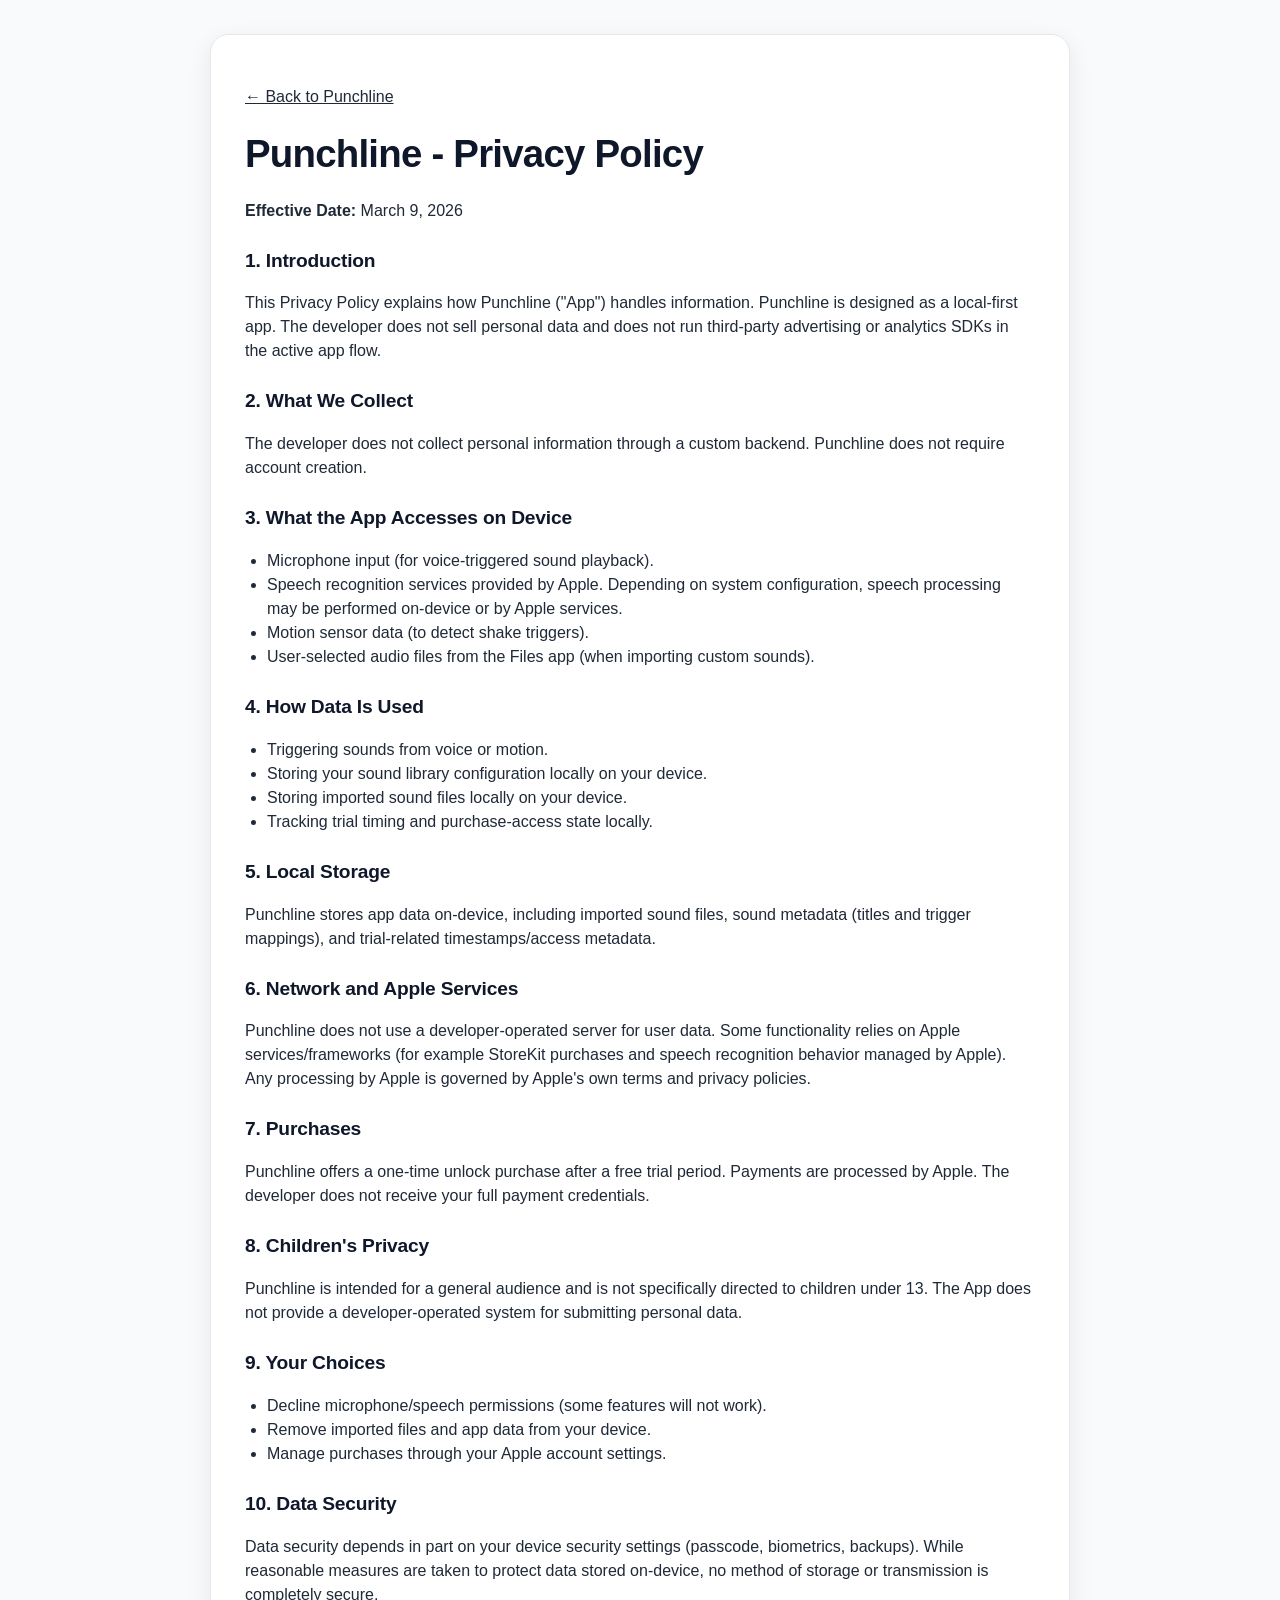
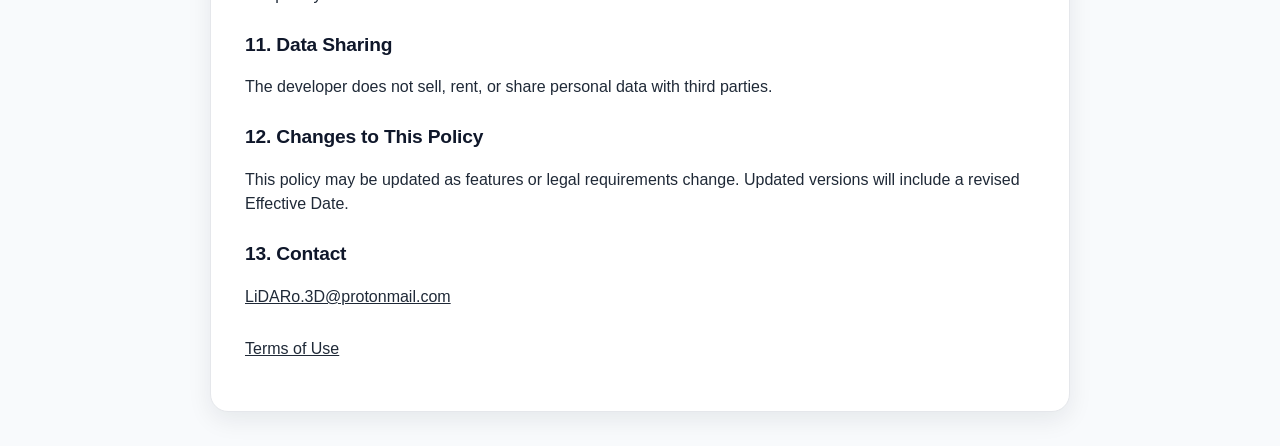
<file: privacy/index.html>
<!doctype html>
<html lang="en">
  <head>
    <meta charset="UTF-8" />
    <meta name="viewport" content="width=device-width, initial-scale=1.0" />
    <title>Punchline Privacy Policy</title>
    <meta name="description" content="Privacy Policy for Punchline iOS app." />
    <link rel="stylesheet" href="../style.css" />
  </head>
  <body class="legal-page">
    <main class="container legal-content">
      <p><a href="../index.html">&larr; Back to Punchline</a></p>
      <h1>Punchline - Privacy Policy</h1>
      <p><strong>Effective Date:</strong> March 9, 2026</p>

      <h2>1. Introduction</h2>
      <p>
        This Privacy Policy explains how Punchline ("App") handles information. Punchline is designed as a local-first app.
        The developer does not sell personal data and does not run third-party advertising or analytics SDKs in the active app flow.
      </p>

      <h2>2. What We Collect</h2>
      <p>The developer does not collect personal information through a custom backend. Punchline does not require account creation.</p>

      <h2>3. What the App Accesses on Device</h2>
      <ul>
        <li>Microphone input (for voice-triggered sound playback).</li>
        <li>
          Speech recognition services provided by Apple.
          Depending on system configuration, speech processing may be performed on-device or by Apple services.
        </li>
        <li>Motion sensor data (to detect shake triggers).</li>
        <li>User-selected audio files from the Files app (when importing custom sounds).</li>
      </ul>

      <h2>4. How Data Is Used</h2>
      <ul>
        <li>Triggering sounds from voice or motion.</li>
        <li>Storing your sound library configuration locally on your device.</li>
        <li>Storing imported sound files locally on your device.</li>
        <li>Tracking trial timing and purchase-access state locally.</li>
      </ul>

      <h2>5. Local Storage</h2>
      <p>
        Punchline stores app data on-device, including imported sound files, sound metadata (titles and trigger mappings), and
        trial-related timestamps/access metadata.
      </p>

      <h2>6. Network and Apple Services</h2>
      <p>
        Punchline does not use a developer-operated server for user data. Some functionality relies on Apple services/frameworks
        (for example StoreKit purchases and speech recognition behavior managed by Apple). Any processing by Apple is governed by
        Apple's own terms and privacy policies.
      </p>

      <h2>7. Purchases</h2>
      <p>
        Punchline offers a one-time unlock purchase after a free trial period. Payments are processed by Apple. The developer
        does not receive your full payment credentials.
      </p>

      <h2>8. Children's Privacy</h2>
      <p>
        Punchline is intended for a general audience and is not specifically directed to children under 13.
        The App does not provide a developer-operated system for submitting personal data.
      </p>

      <h2>9. Your Choices</h2>
      <ul>
        <li>Decline microphone/speech permissions (some features will not work).</li>
        <li>Remove imported files and app data from your device.</li>
        <li>Manage purchases through your Apple account settings.</li>
      </ul>

      <h2>10. Data Security</h2>
      <p>
        Data security depends in part on your device security settings (passcode, biometrics, backups).
        While reasonable measures are taken to protect data stored on-device, no method of storage or transmission is completely secure.
      </p>

      <h2>11. Data Sharing</h2>
      <p>The developer does not sell, rent, or share personal data with third parties.</p>

      <h2>12. Changes to This Policy</h2>
      <p>This policy may be updated as features or legal requirements change. Updated versions will include a revised Effective Date.</p>

      <h2>13. Contact</h2>
      <p><a href="mailto:LiDARo.3D@protonmail.com">LiDARo.3D@protonmail.com</a></p>

      <p class="legal-footer-links">
        <a href="../terms/index.html">Terms of Use</a>
      </p>
    </main>
  </body>
</html>
</file>
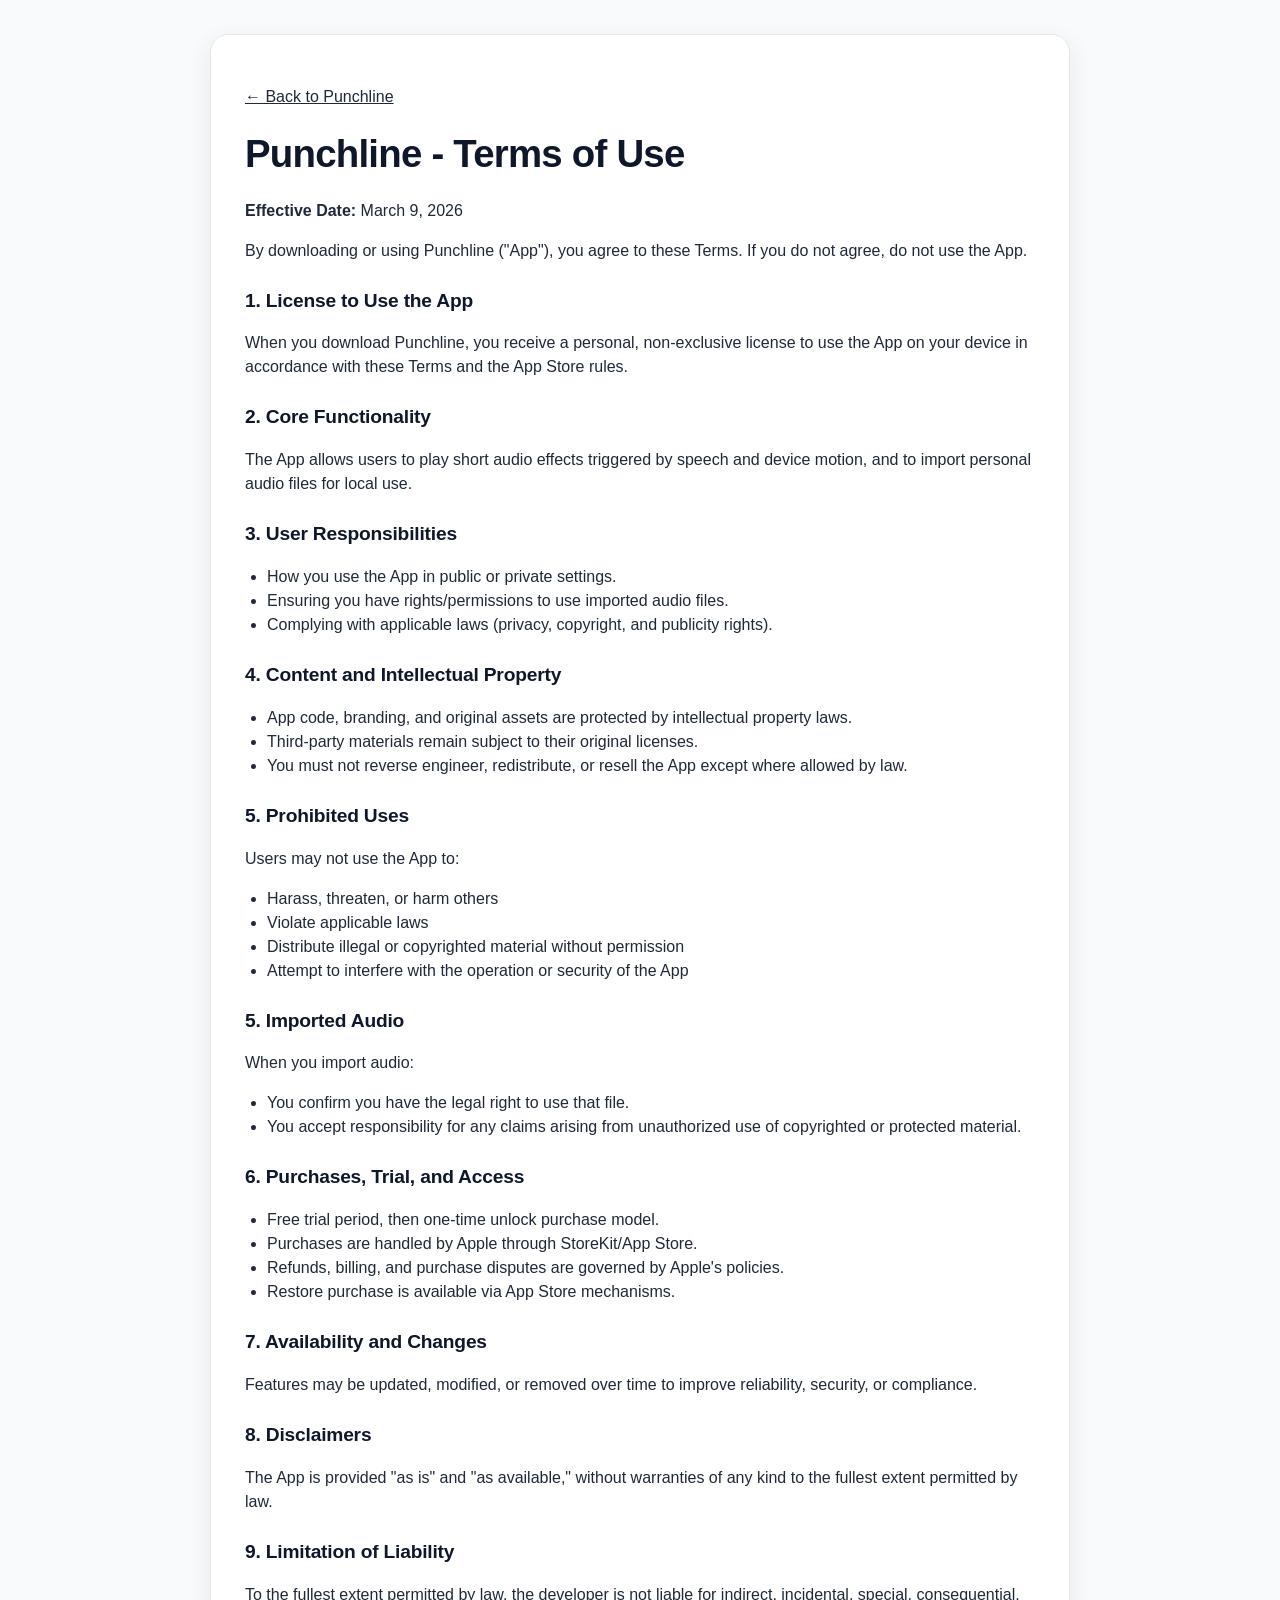
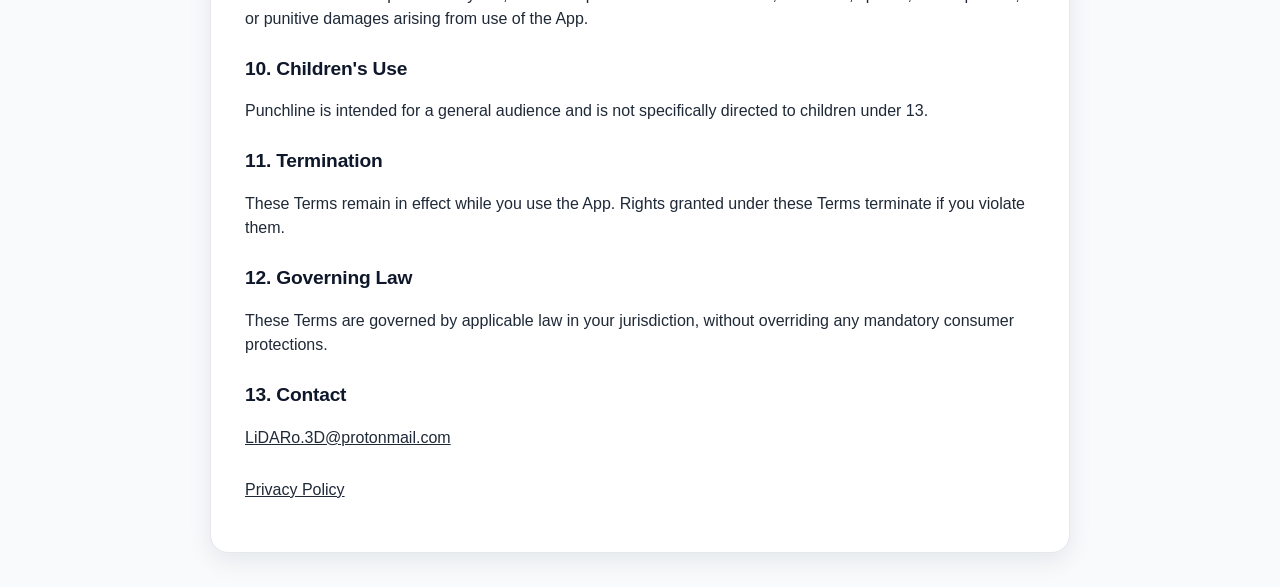
<file: terms/index.html>
<!doctype html>
<html lang="en">
  <head>
    <meta charset="UTF-8" />
    <meta name="viewport" content="width=device-width, initial-scale=1.0" />
    <title>Punchline Terms of Use</title>
    <meta name="description" content="Terms of Use for Punchline iOS app." />
    <link rel="stylesheet" href="../style.css" />
  </head>
  <body class="legal-page">
    <main class="container legal-content">
      <p><a href="../index.html">&larr; Back to Punchline</a></p>
      <h1>Punchline - Terms of Use</h1>
      <p><strong>Effective Date:</strong> March 9, 2026</p>

      <p>By downloading or using Punchline ("App"), you agree to these Terms. If you do not agree, do not use the App.</p>

      <h2>1. License to Use the App</h2>
      <p>
        When you download Punchline, you receive a personal, non-exclusive license to use the App on your device in accordance
        with these Terms and the App Store rules.
      </p>

      <h2>2. Core Functionality</h2>
      <p>
        The App allows users to play short audio effects triggered by speech and device motion, and to import personal audio files
        for local use.
      </p>

      <h2>3. User Responsibilities</h2>
      <ul>
        <li>How you use the App in public or private settings.</li>
        <li>Ensuring you have rights/permissions to use imported audio files.</li>
        <li>Complying with applicable laws (privacy, copyright, and publicity rights).</li>
      </ul>

      <h2>4. Content and Intellectual Property</h2>
      <ul>
        <li>App code, branding, and original assets are protected by intellectual property laws.</li>
        <li>Third-party materials remain subject to their original licenses.</li>
        <li>You must not reverse engineer, redistribute, or resell the App except where allowed by law.</li>
      </ul>

      <h2>5. Prohibited Uses</h2>
      <p>Users may not use the App to:</p>
      <ul>
        <li>Harass, threaten, or harm others</li>
        <li>Violate applicable laws</li>
        <li>Distribute illegal or copyrighted material without permission</li>
        <li>Attempt to interfere with the operation or security of the App</li>
      </ul>

      <h2>5. Imported Audio</h2>
      <p>
        When you import audio:
      </p>
      <ul>
        <li>You confirm you have the legal right to use that file.</li>
        <li>You accept responsibility for any claims arising from unauthorized use of copyrighted or protected material.</li>
      </ul>

      <h2>6. Purchases, Trial, and Access</h2>
      <ul>
        <li>Free trial period, then one-time unlock purchase model.</li>
        <li>Purchases are handled by Apple through StoreKit/App Store.</li>
        <li>Refunds, billing, and purchase disputes are governed by Apple's policies.</li>
        <li>Restore purchase is available via App Store mechanisms.</li>
      </ul>

      <h2>7. Availability and Changes</h2>
      <p>Features may be updated, modified, or removed over time to improve reliability, security, or compliance.</p>

      <h2>8. Disclaimers</h2>
      <p>The App is provided "as is" and "as available," without warranties of any kind to the fullest extent permitted by law.</p>

      <h2>9. Limitation of Liability</h2>
      <p>
        To the fullest extent permitted by law, the developer is not liable for indirect, incidental, special, consequential,
        or punitive damages arising from use of the App.
      </p>

      <h2>10. Children's Use</h2>
      <p>Punchline is intended for a general audience and is not specifically directed to children under 13.</p>

      <h2>11. Termination</h2>
      <p>These Terms remain in effect while you use the App. Rights granted under these Terms terminate if you violate them.</p>

      <h2>12. Governing Law</h2>
      <p>
        These Terms are governed by applicable law in your jurisdiction, without overriding any mandatory consumer protections.
      </p>

      <h2>13. Contact</h2>
      <p><a href="mailto:LiDARo.3D@protonmail.com">LiDARo.3D@protonmail.com</a></p>

      <p class="legal-footer-links">
        <a href="../privacy/index.html">Privacy Policy</a>
      </p>
    </main>
  </body>
</html>
</file>
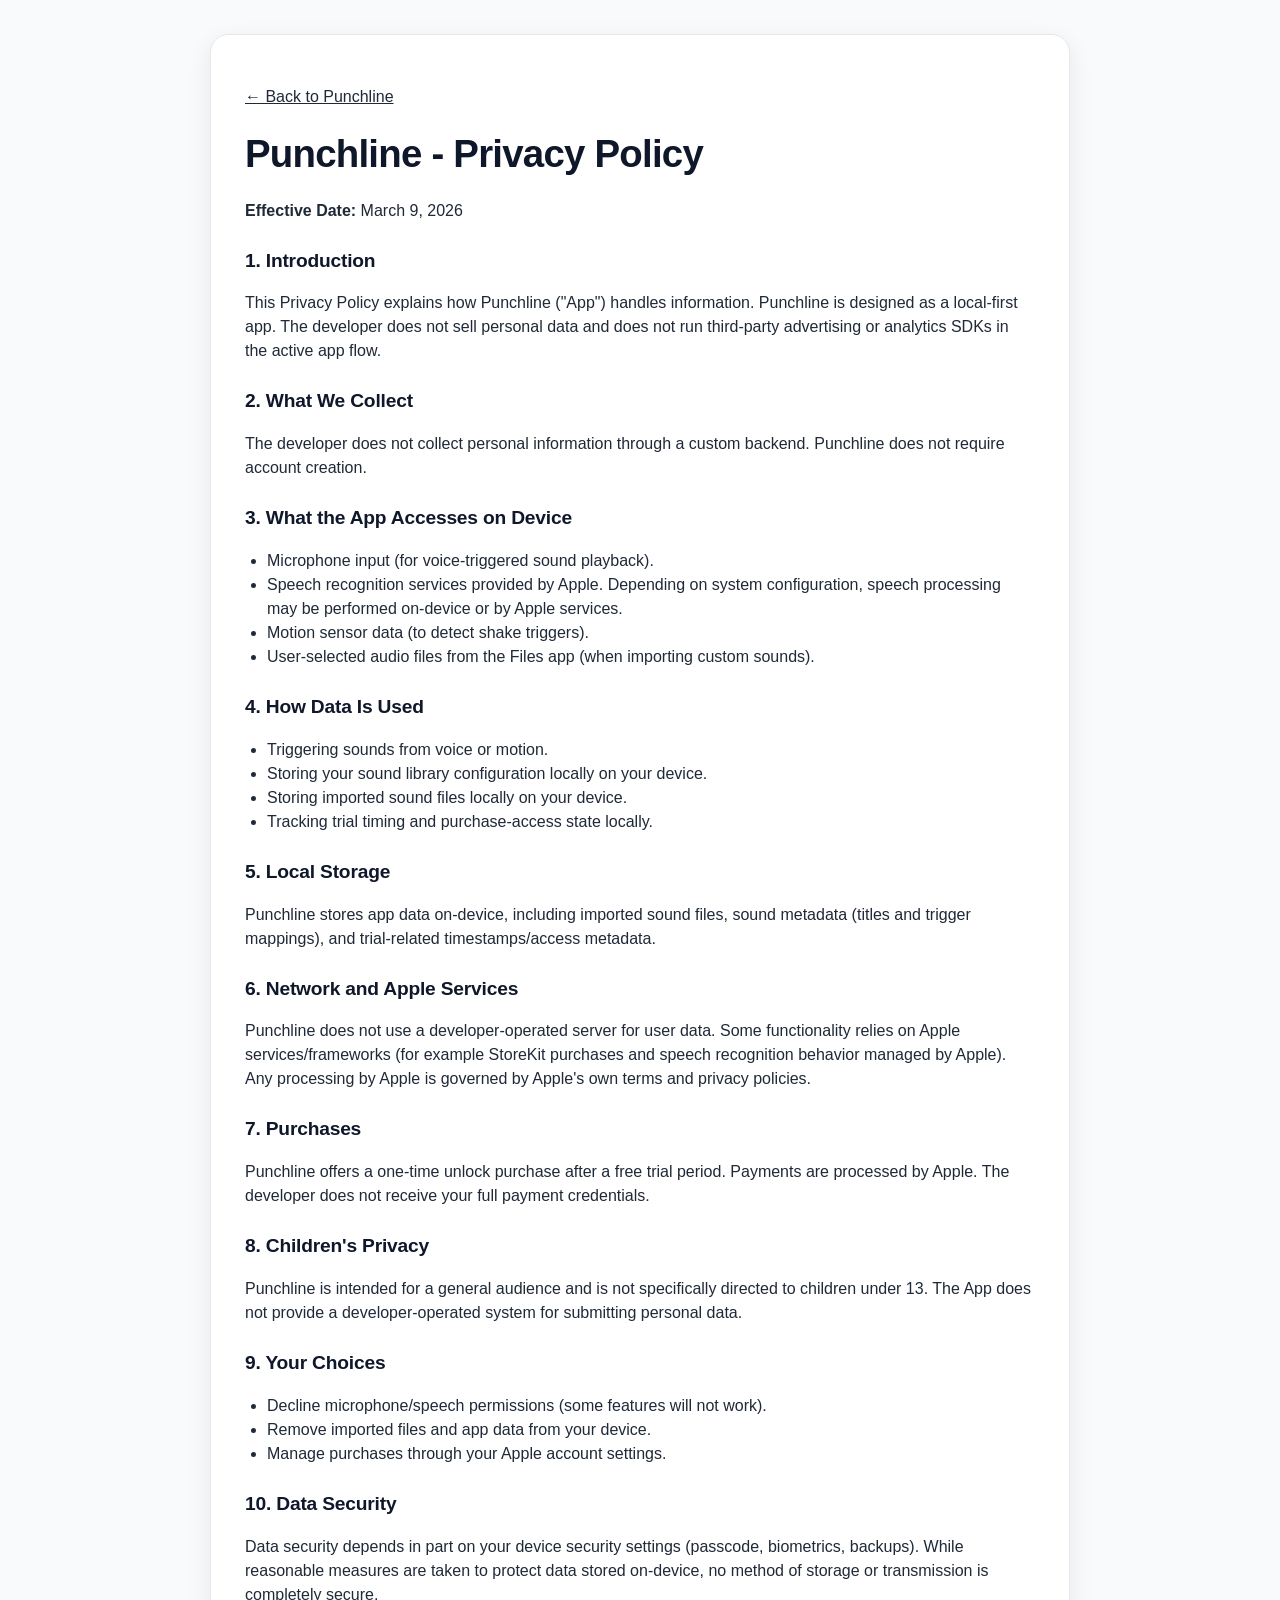
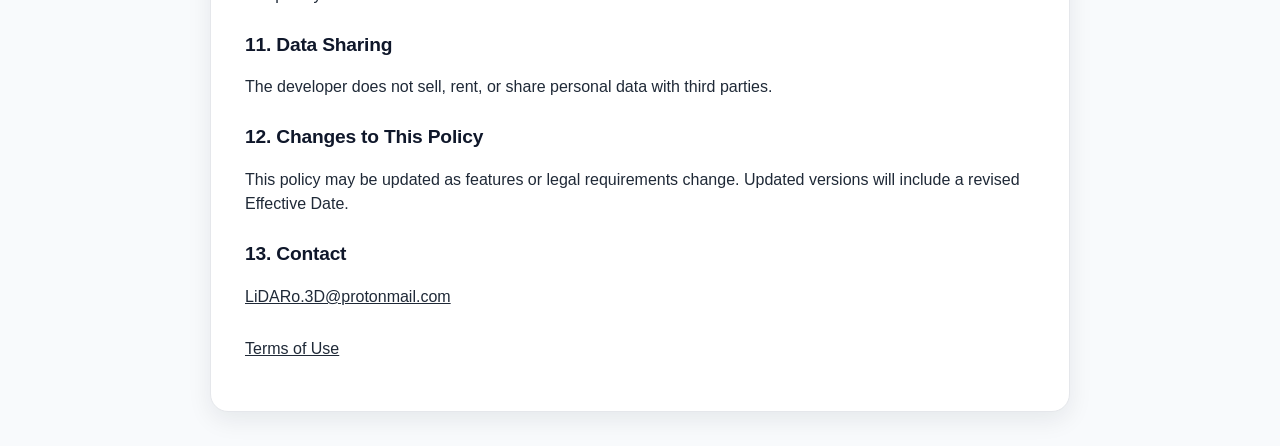
<file: privacy.html>
<!doctype html>
<html lang="en">
  <head>
    <meta charset="UTF-8" />
    <meta http-equiv="refresh" content="0; url=privacy/index.html" />
    <title>Redirecting to Privacy Policy</title>
  </head>
  <body>
    <p>Redirecting to <a href="privacy/index.html">Privacy Policy</a>...</p>
  </body>
</html>
</file>
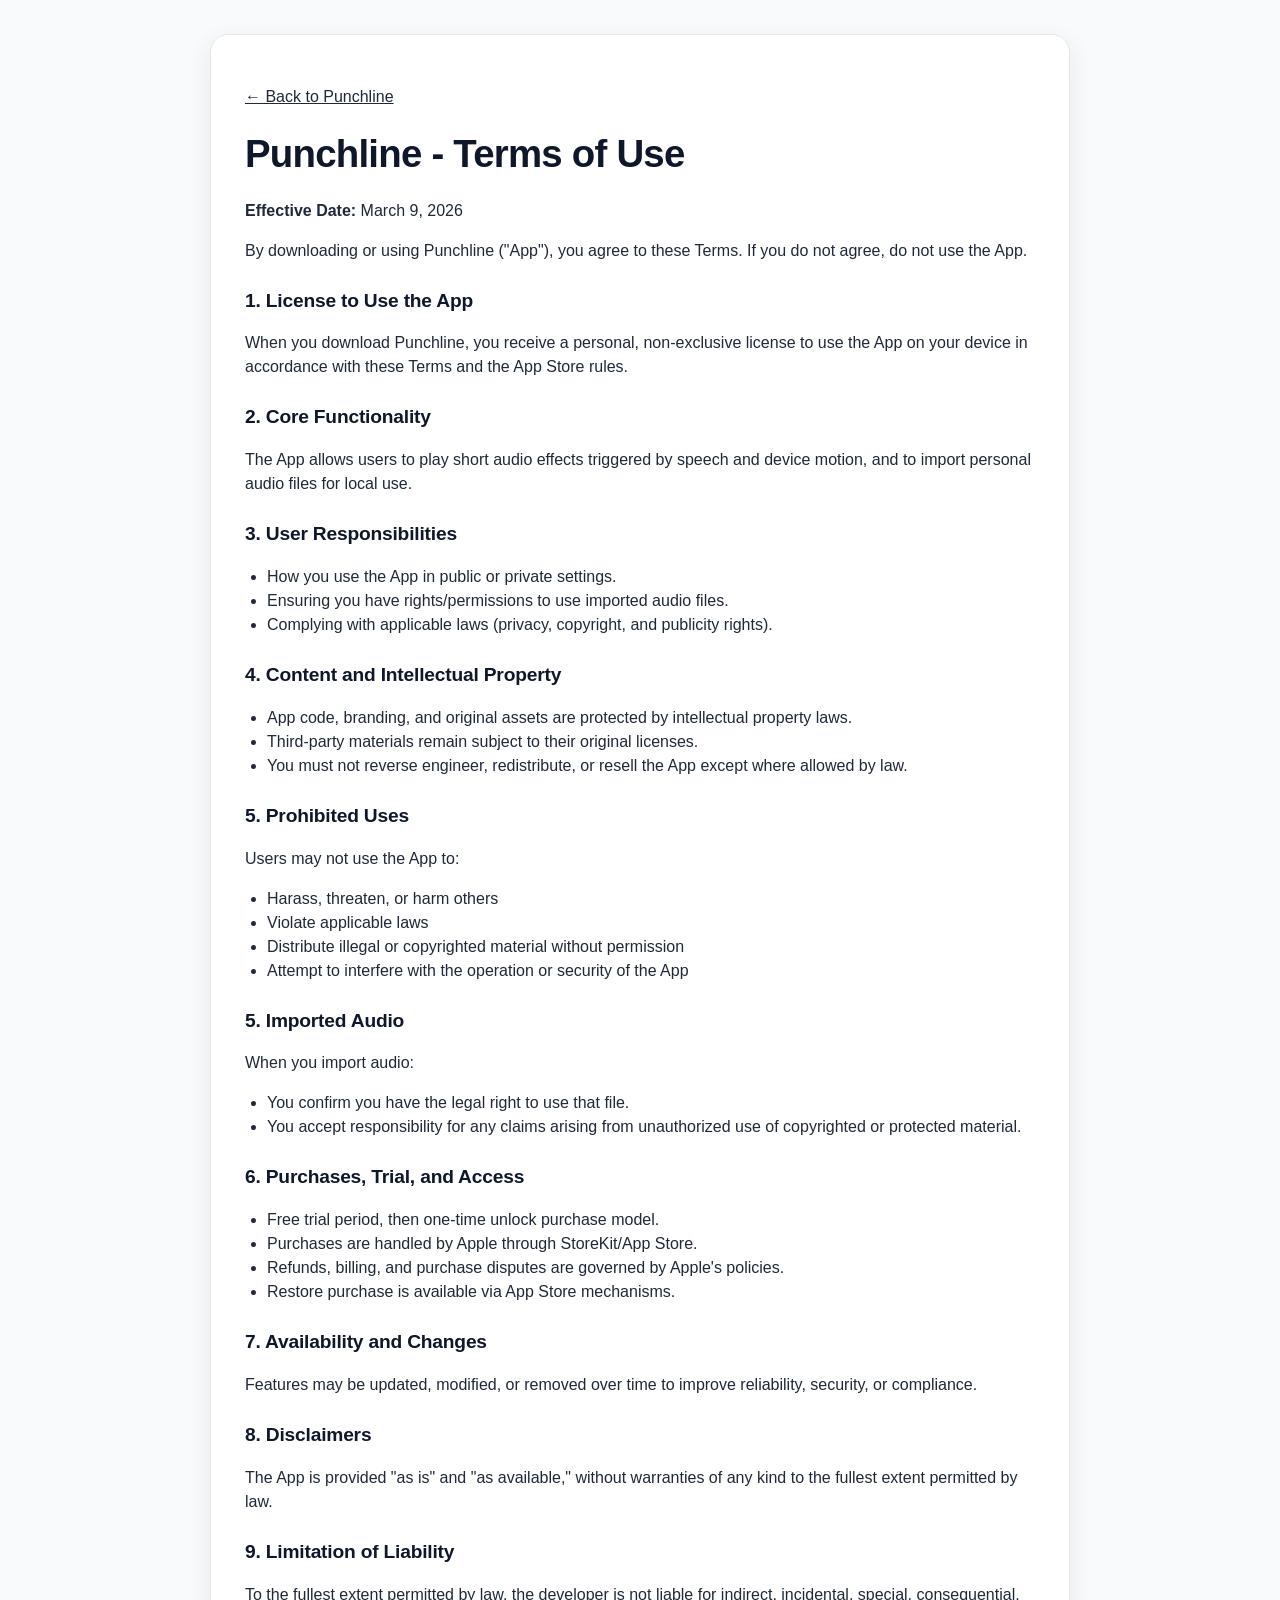
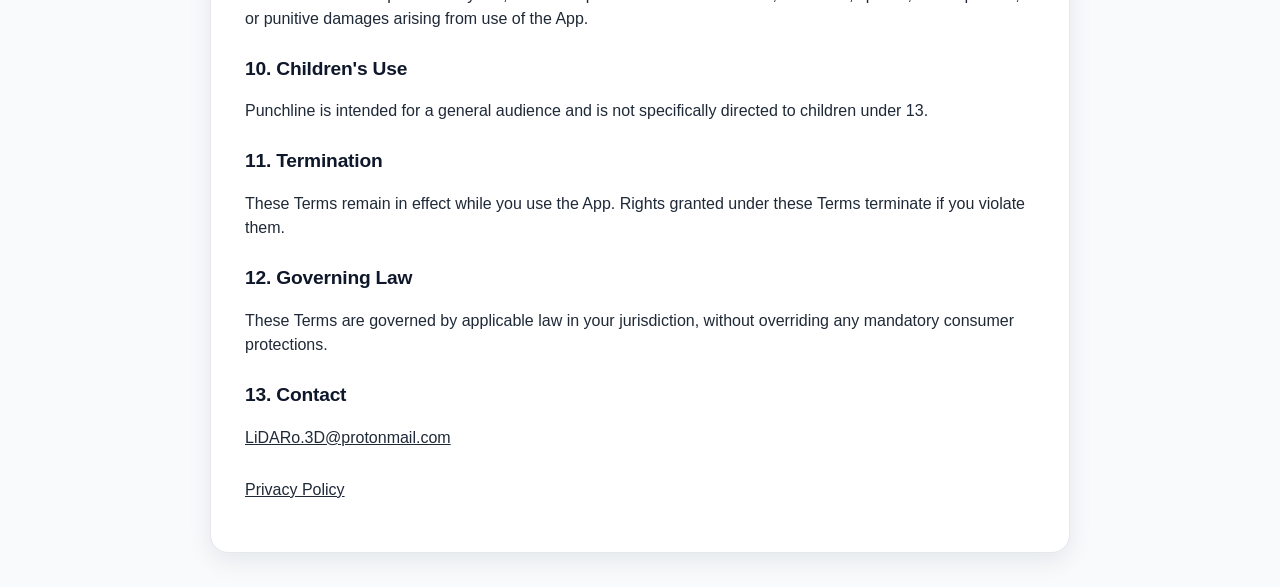
<file: terms.html>
<!doctype html>
<html lang="en">
  <head>
    <meta charset="UTF-8" />
    <meta http-equiv="refresh" content="0; url=terms/" />
    <title>Redirecting to Terms of Use</title>
  </head>
  <body>
    <p>Redirecting to <a href="terms/">Terms of Use</a>...</p>
  </body>
</html>
</file>
<file: style.css>
:root {
  --bg: #f5f7fb;
  --surface: #ffffff;
  --text: #0f172a;
  --muted: #4b5563;
  --line: #e5e7eb;
  --accent: #0a84ff;
  --shadow-lg: 0 20px 50px rgba(15, 23, 42, 0.16);
  --shadow-sm: 0 8px 24px rgba(15, 23, 42, 0.08);
  --radius-xl: 28px;
  --radius-lg: 18px;
}

* {
  box-sizing: border-box;
}

html {
  scroll-behavior: smooth;
}

body {
  margin: 0;
  font-family: -apple-system, BlinkMacSystemFont, "SF Pro Text", "Segoe UI", sans-serif;
  color: var(--text);
  background: radial-gradient(circle at top right, #e0ecff, var(--bg) 34%);
  line-height: 1.5;
}

img,
video {
  display: block;
  max-width: 100%;
}

a {
  color: inherit;
}

.container {
  width: min(1120px, 92vw);
  margin: 0 auto;
}

.narrow {
  width: min(760px, 92vw);
}

.centered {
  text-align: center;
}

.topbar {
  position: sticky;
  top: 0;
  z-index: 30;
  backdrop-filter: blur(12px);
  background: rgba(255, 255, 255, 0.72);
  border-bottom: 1px solid rgba(229, 231, 235, 0.8);
}

.nav-wrap {
  min-height: 66px;
  display: flex;
  align-items: center;
  justify-content: space-between;
}

.brand {
  display: inline-flex;
  align-items: center;
  gap: 10px;
  text-decoration: none;
  font-weight: 650;
}

.brand-icon {
  width: 34px;
  height: 34px;
  border-radius: 9px;
  box-shadow: var(--shadow-sm);
  object-fit: cover;
}

.topbar nav {
  display: inline-flex;
  gap: 20px;
}

.topbar nav a {
  text-decoration: none;
  color: var(--muted);
  font-size: 0.95rem;
}

.hero {
  position: relative;
  overflow: hidden;
  padding: 76px 0 60px;
}

.hero-bg {
  position: absolute;
  inset: 0;
  background-image: linear-gradient(rgba(255, 255, 255, 0.76), rgba(255, 255, 255, 0.82)),
    url("assets/hero-bg.webp");
  background-size: cover;
  background-position: center;
  pointer-events: none;
}

.hero-grid {
  position: relative;
  display: grid;
  grid-template-columns: 1.1fr 0.9fr;
  gap: 36px;
  align-items: center;
}

.eyebrow {
  color: var(--accent);
  font-weight: 700;
  letter-spacing: 0.06em;
  text-transform: uppercase;
  margin: 0 0 8px;
  font-size: 0.8rem;
}

h1 {
  margin: 0;
  font-size: clamp(2rem, 5vw, 3.5rem);
  letter-spacing: -0.02em;
}

.lead {
  margin: 12px 0 0;
  font-size: clamp(1.1rem, 2.6vw, 1.5rem);
  font-weight: 520;
}

.sublead {
  margin: 12px 0 24px;
  color: var(--muted);
  max-width: 54ch;
}

.app-store-badge {
  width: 178px;
  height: auto;
}

.device-card {
  width: min(100%, 360px);
  justify-self: end;
  background: rgba(255, 255, 255, 0.74);
  border: 1px solid rgba(255, 255, 255, 0.85);
  border-radius: var(--radius-xl);
  padding: 16px;
  box-shadow: var(--shadow-lg);
}

.hero-shot {
  width: 100%;
  aspect-ratio: 9 / 19.5;
  object-fit: cover;
  border-radius: 22px;
  box-shadow: var(--shadow-sm);
}

.section {
  padding: 82px 0;
}

h2 {
  margin: 0 0 8px;
  font-size: clamp(1.6rem, 2.4vw, 2.2rem);
  letter-spacing: -0.01em;
}

.section-copy {
  margin: 0 0 28px;
  color: var(--muted);
}

.carousel-shell {
  position: relative;
  margin-top: 16px;
}

.screenshot-browser {
  background: linear-gradient(180deg, rgba(255, 255, 255, 0.96), rgba(245, 247, 251, 0.96));
  border: 1px solid var(--line);
  border-radius: calc(var(--radius-xl) + 4px);
  padding: 18px;
  box-shadow: var(--shadow-sm);
}

.carousel-tabs {
  display: inline-flex;
  gap: 8px;
  padding: 6px;
  margin-bottom: 18px;
  background: rgba(15, 23, 42, 0.05);
  border-radius: 999px;
}

.carousel-tab {
  border: 0;
  background: transparent;
  color: var(--muted);
  padding: 10px 18px;
  border-radius: 999px;
  font: inherit;
  font-weight: 600;
  cursor: pointer;
  transition: background 0.2s ease, color 0.2s ease, box-shadow 0.2s ease;
}

.carousel-tab.is-active {
  background: var(--surface);
  color: var(--text);
  box-shadow: 0 6px 16px rgba(15, 23, 42, 0.08);
}

.carousel-panel {
  position: relative;
}

.carousel-track {
  display: grid;
  grid-auto-flow: column;
  align-items: start;
  gap: 18px;
  overflow: hidden;
  scroll-behavior: smooth;
  padding: 6px 0;
}

.device-frame {
  margin: 0;
  background: var(--surface);
  padding: 10px;
  border: 1px solid var(--line);
  box-shadow: var(--shadow-sm);
}

.device-frame img {
  display: block;
  width: 100%;
  height: auto;
  object-fit: contain;
}

.phone-frame {
  width: min(100%, 320px);
  border-radius: 28px;
}

.phone-frame img {
  border-radius: 20px;
}

.tablet-frame {
  width: min(100%, 400px);
  border-radius: 24px;
  padding: 12px;
}

.tablet-frame img {
  border-radius: 16px;
}

#panel-iphone .carousel-track {
  grid-auto-columns: minmax(240px, 320px);
}

#panel-ipad .carousel-track {
  grid-auto-columns: minmax(300px, 400px);
}

.carousel-btn {
  position: absolute;
  top: 50%;
  transform: translateY(-50%);
  width: 42px;
  height: 42px;
  border: 1px solid var(--line);
  border-radius: 999px;
  background: rgba(255, 255, 255, 0.92);
  box-shadow: var(--shadow-sm);
  cursor: pointer;
}

.carousel-btn.prev {
  left: -12px;
}

.carousel-btn.next {
  right: -12px;
}

.video-preview-grid {
  margin-top: 30px;
  display: grid;
  grid-template-columns: repeat(2, minmax(0, 1fr));
  gap: 24px;
  align-items: start;
}

.video-preview {
  min-width: 0;
  border-radius: var(--radius-lg);
  overflow: hidden;
  box-shadow: var(--shadow-sm);
  border: 1px solid var(--line);
  background: var(--surface);
}

.video-preview h3 {
  margin: 0;
  padding: 16px 18px 12px;
  font-size: 1rem;
  border-bottom: 1px solid var(--line);
}

.video-preview-media {
  --preview-video-height: clamp(320px, 54vw, 512px);
  height: var(--preview-video-height);
  display: flex;
  align-items: center;
  justify-content: center;
  padding: 18px;
  background: linear-gradient(180deg, rgba(255, 255, 255, 0.98), rgba(245, 247, 251, 0.98));
}

.video-preview video {
  width: auto;
  max-width: 100%;
  height: 100%;
  background: #111827;
  object-fit: contain;
}

.feature-grid {
  margin-top: 22px;
  display: grid;
  grid-template-columns: repeat(3, minmax(0, 1fr));
  gap: 16px;
}

.feature-card {
  background: var(--surface);
  border: 1px solid var(--line);
  border-radius: var(--radius-lg);
  padding: 20px;
  box-shadow: var(--shadow-sm);
}

.feature-card h3 {
  margin: 0 0 8px;
  font-size: 1.1rem;
}

.feature-card p {
  margin: 0;
  color: var(--muted);
}

.steps {
  margin: 20px 0 0;
  padding-left: 20px;
  color: var(--muted);
}

.steps li + li {
  margin-top: 10px;
}

.privacy,
.download {
  background: rgba(255, 255, 255, 0.65);
}

.footer {
  border-top: 1px solid var(--line);
  background: #ffffff;
}

.footer-grid {
  min-height: 74px;
  display: flex;
  align-items: center;
  justify-content: space-between;
  gap: 18px;
}

.footer p {
  margin: 0;
  color: var(--muted);
}

.footer nav {
  display: inline-flex;
  flex-wrap: wrap;
  gap: 16px;
}

.footer nav a {
  color: var(--muted);
  text-decoration: none;
}

.reveal {
  opacity: 0;
  transform: translateY(20px);
  transition: opacity 0.55s ease, transform 0.55s ease;
}

.reveal.visible {
  opacity: 1;
  transform: translateY(0);
}

.legal-page {
  background: #f8fafc;
}

.legal-content {
  max-width: 860px;
  background: #ffffff;
  margin-top: 34px;
  margin-bottom: 34px;
  padding: 34px;
  border-radius: var(--radius-lg);
  border: 1px solid var(--line);
  box-shadow: var(--shadow-sm);
}

.legal-content h1 {
  margin-top: 12px;
  font-size: clamp(1.8rem, 3vw, 2.4rem);
}

.legal-content h2 {
  margin-top: 24px;
  font-size: 1.2rem;
}

.legal-content p,
.legal-content li {
  color: #1f2937;
}

.legal-content ul {
  padding-left: 22px;
}

.legal-footer-links {
  margin-top: 28px;
}

@media (max-width: 980px) {
  .hero-grid {
    grid-template-columns: 1fr;
  }

  .device-card {
    width: min(100%, 360px);
    margin: 0 auto;
    justify-self: center;
  }

  .feature-grid {
    grid-template-columns: repeat(2, minmax(0, 1fr));
  }

  .video-preview-grid {
    grid-template-columns: 1fr;
  }
}

@media (max-width: 720px) {
  .topbar nav {
    display: none;
  }

  .hero {
    padding-top: 56px;
  }

  .carousel-btn {
    display: none;
  }

  .screenshot-browser {
    padding: 14px;
  }

  .carousel-tabs {
    display: flex;
    width: 100%;
  }

  .carousel-tab {
    flex: 1;
    text-align: center;
  }

  .carousel-track {
    overflow-x: auto;
    padding-bottom: 4px;
  }

  .feature-grid {
    grid-template-columns: 1fr;
  }

  .footer-grid {
    flex-direction: column;
    justify-content: center;
    padding: 16px 0;
  }

  .legal-content {
    padding: 22px;
  }
}
</file>
